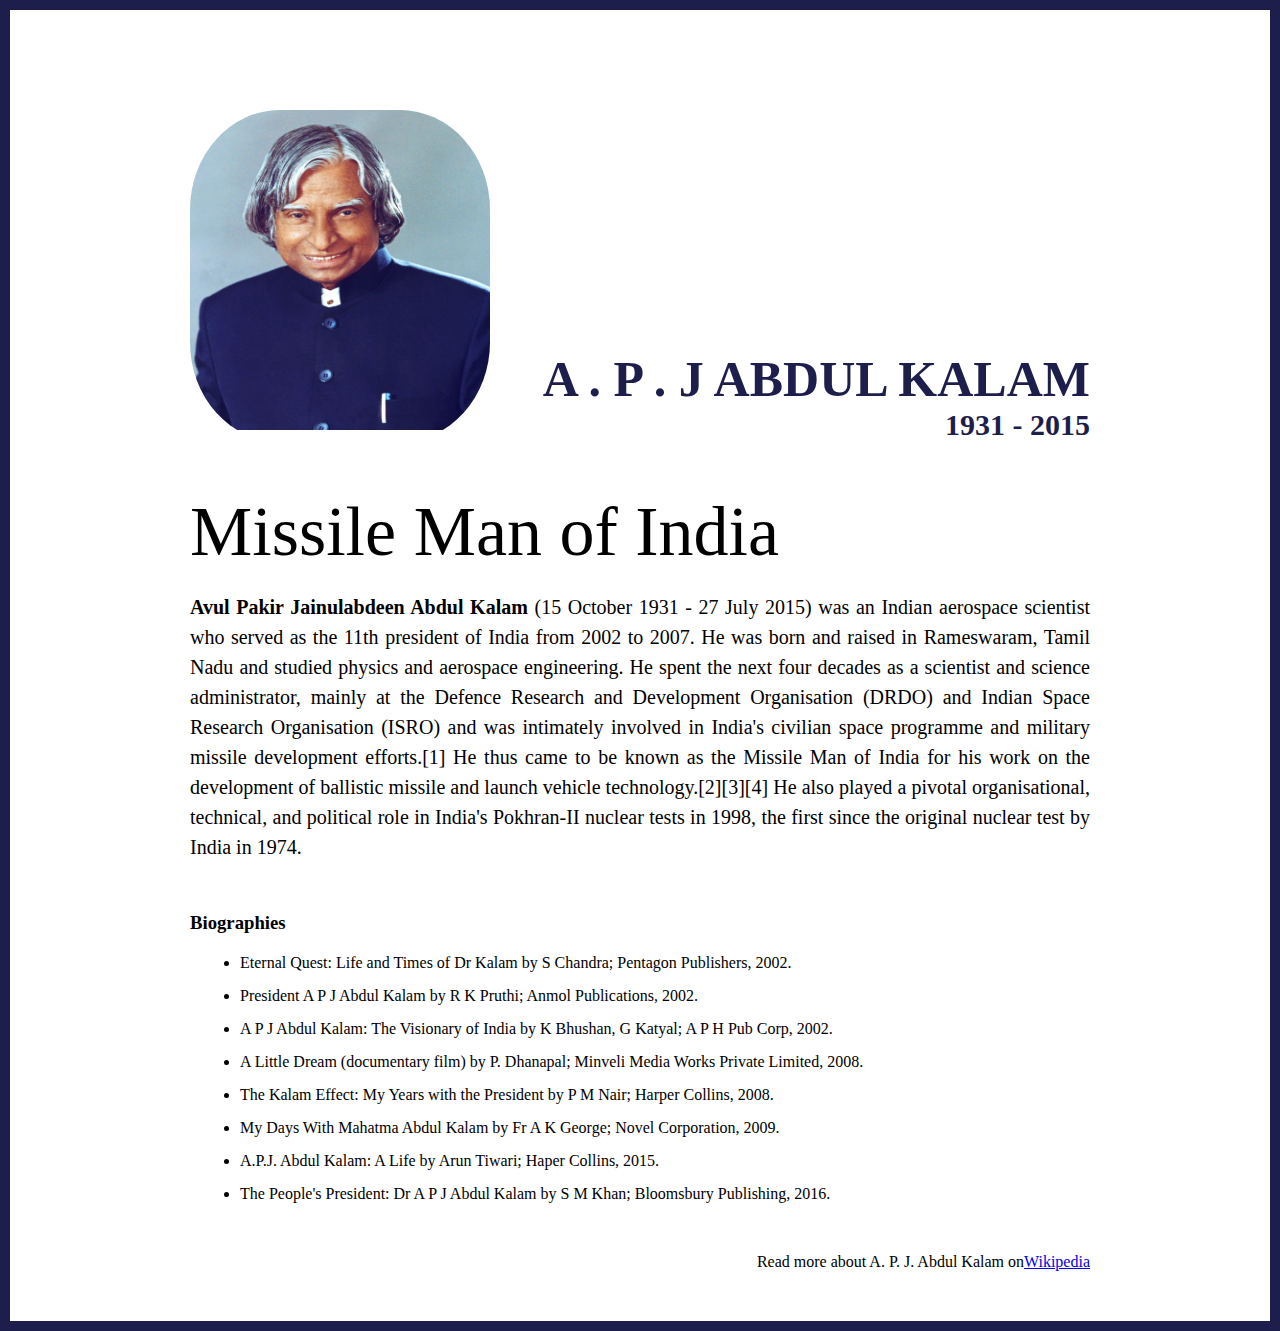
<file: Project 1/index.html>
<!DOCTYPE html>
<html lang="en">
<head>
    <meta charset="UTF-8">
    <meta name="viewport" content="width=device-width, initial-scale=1.0">
    <title>The Tribute Website | A.P. J Abdul Kalam</title>
    <link rel="stylesheet" href="style.css">
</head>
<body>
    <div class="container">
        <div class="content">
            <section class="top_section">
                <div class="img_container">
                    <img src="./images/apj.jpg" alt="tribue">
                </div>
                <div>
                    <h1>A . P . J Abdul Kalam</h1>
                    <h4>1931 - 2015</h4>
                </div>
            </section>
            <section class="about_section">
                <h2>Missile Man of India</h2>
                <p>
                    <b>Avul Pakir Jainulabdeen Abdul Kalam</b> (15 October 1931 - 27 July
                    2015) was an Indian aerospace scientist who served as the 11th
                    president of India from 2002 to 2007. He was born and raised in
                    Rameswaram, Tamil Nadu and studied physics and aerospace
                    engineering. He spent the next four decades as a scientist and
                    science administrator, mainly at the Defence Research and
                    Development Organisation (DRDO) and Indian Space Research
                    Organisation (ISRO) and was intimately involved in India's civilian
                    space programme and military missile development efforts.[1] He thus
                    came to be known as the Missile Man of India for his work on the
                    development of ballistic missile and launch vehicle
                    technology.[2][3][4] He also played a pivotal organisational,
                    technical, and political role in India's Pokhran-II nuclear tests in
                    1998, the first since the original nuclear test by India in 1974.
                </p>
            </section>
            <section class="biography_section">
                <h3>Biographies</h3>
                <ul>
                    <li>
                        Eternal Quest: Life and Times of Dr Kalam by S Chandra; Pentagon
                        Publishers, 2002.
                      </li>
                      <li>
                        President A P J Abdul Kalam by R K Pruthi; Anmol Publications,
                        2002.
                      </li>
                      <li>
                        A P J Abdul Kalam: The Visionary of India by K Bhushan, G Katyal;
                        A P H Pub Corp, 2002.
                      </li>
                      <li>
                        A Little Dream (documentary film) by P. Dhanapal; Minveli Media
                        Works Private Limited, 2008.
                      </li>
                      <li>
                        The Kalam Effect: My Years with the President by P M Nair; Harper
                        Collins, 2008.
                      </li>
                      <li>
                        My Days With Mahatma Abdul Kalam by Fr A K George; Novel
                        Corporation, 2009.
                      </li>
                      <li>
                        A.P.J. Abdul Kalam: A Life by Arun Tiwari; Haper Collins, 2015.
                      </li>
                      <li>
                        The People's President: Dr A P J Abdul Kalam by S M Khan;
                        Bloomsbury Publishing, 2016.
                      </li>
                </ul>
            </section>
            <footer>
                <p> Read more about A. P. J. Abdul Kalam on<a href="https://en.wikipedia.org/wiki/A._P._J._Abdul_Kalam">Wikipedia</a></p>
            </footer>
        </div>
    </div>
</body>
</html>
</file>
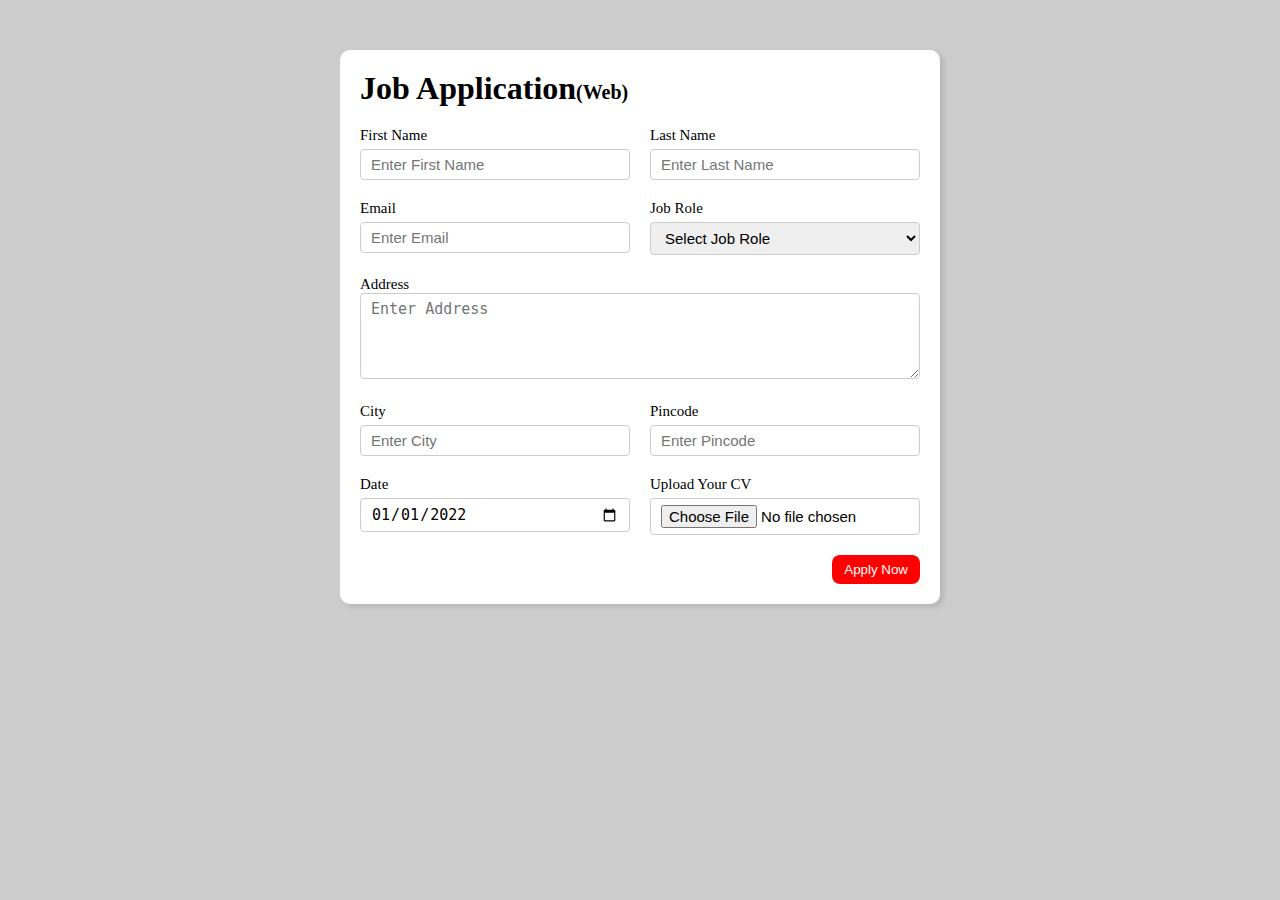
<file: Project 2/index.html>
<!DOCTYPE html>
<html lang="en">
<head>
    <meta charset="UTF-8">
    <meta name="viewport" content="width=device-width, initial-scale=1.0">
    <title>Job Application Form</title>
    <link rel="stylesheet" href="style.css">
</head>
<body>
    <div class="container">
        <div class="apply_box">
            <h1>Job Application<span class="title_small">(Web)</span></h1>
            <form action="">
                <div class="form_container">
                    <div class="form_control">
                        <label for="firt_name">First Name</label>
                        <input id="firt_name" name="firt_name" placeholder="Enter First Name">
                    </div>
                    <div class="form_control">
                        <label for="last_name">Last Name</label>
                        <input id="last_name" name="last_name" placeholder="Enter Last Name">
                    </div>
                    <div class="form_control">
                        <label for="email">Email</label>
                        <input type="email" id="email" name="email" placeholder="Enter Email">
                    </div>
                    <div class="form_control">
                        <label for="job_role">Job Role</label>
                        <select name="job_role" id="job_role">
                            <option value="">Select Job Role</option>
                            <option value="frontend">Frontend Developer</option>
                            <option value="backend">Backend Developer</option>
                            <option value="full_stack">Fullstack Developer</option>
                            <option value="ui_ux">UI UX Designer</option>
                        </select>
                    </div>
                    <div class="textarea_control">
                        <label for="address">Address</label>
                        <textarea name="address" id="address" cols="50" rows="4" placeholder="Enter Address"></textarea>
                    </div>
                    <div class="form_control">
                        <label for="city">City</label>
                        <input id="city" name="city" placeholder="Enter City">
                    </div>
                    <div class="form_control">
                        <label for="pincode">Pincode</label>
                        <input type="number" id="pincode" name="pincode" placeholder="Enter Pincode">
                    </div>
                    <div class="form_control">
                        <label for="date">Date</label>
                        <input type="date" id="date" name="date" value="2022-01-01">
                    </div>
                    <div class="form_control">
                        <label for="upload">Upload Your CV</label>
                        <input type="file" id="upload" name="upload">
                    </div>
                </div>
                <div class="button_container">
                    <button type="submit">Apply Now</button>
            
                </div>
            </form>
        </div>
    </div>
</body>
</html>
</file>
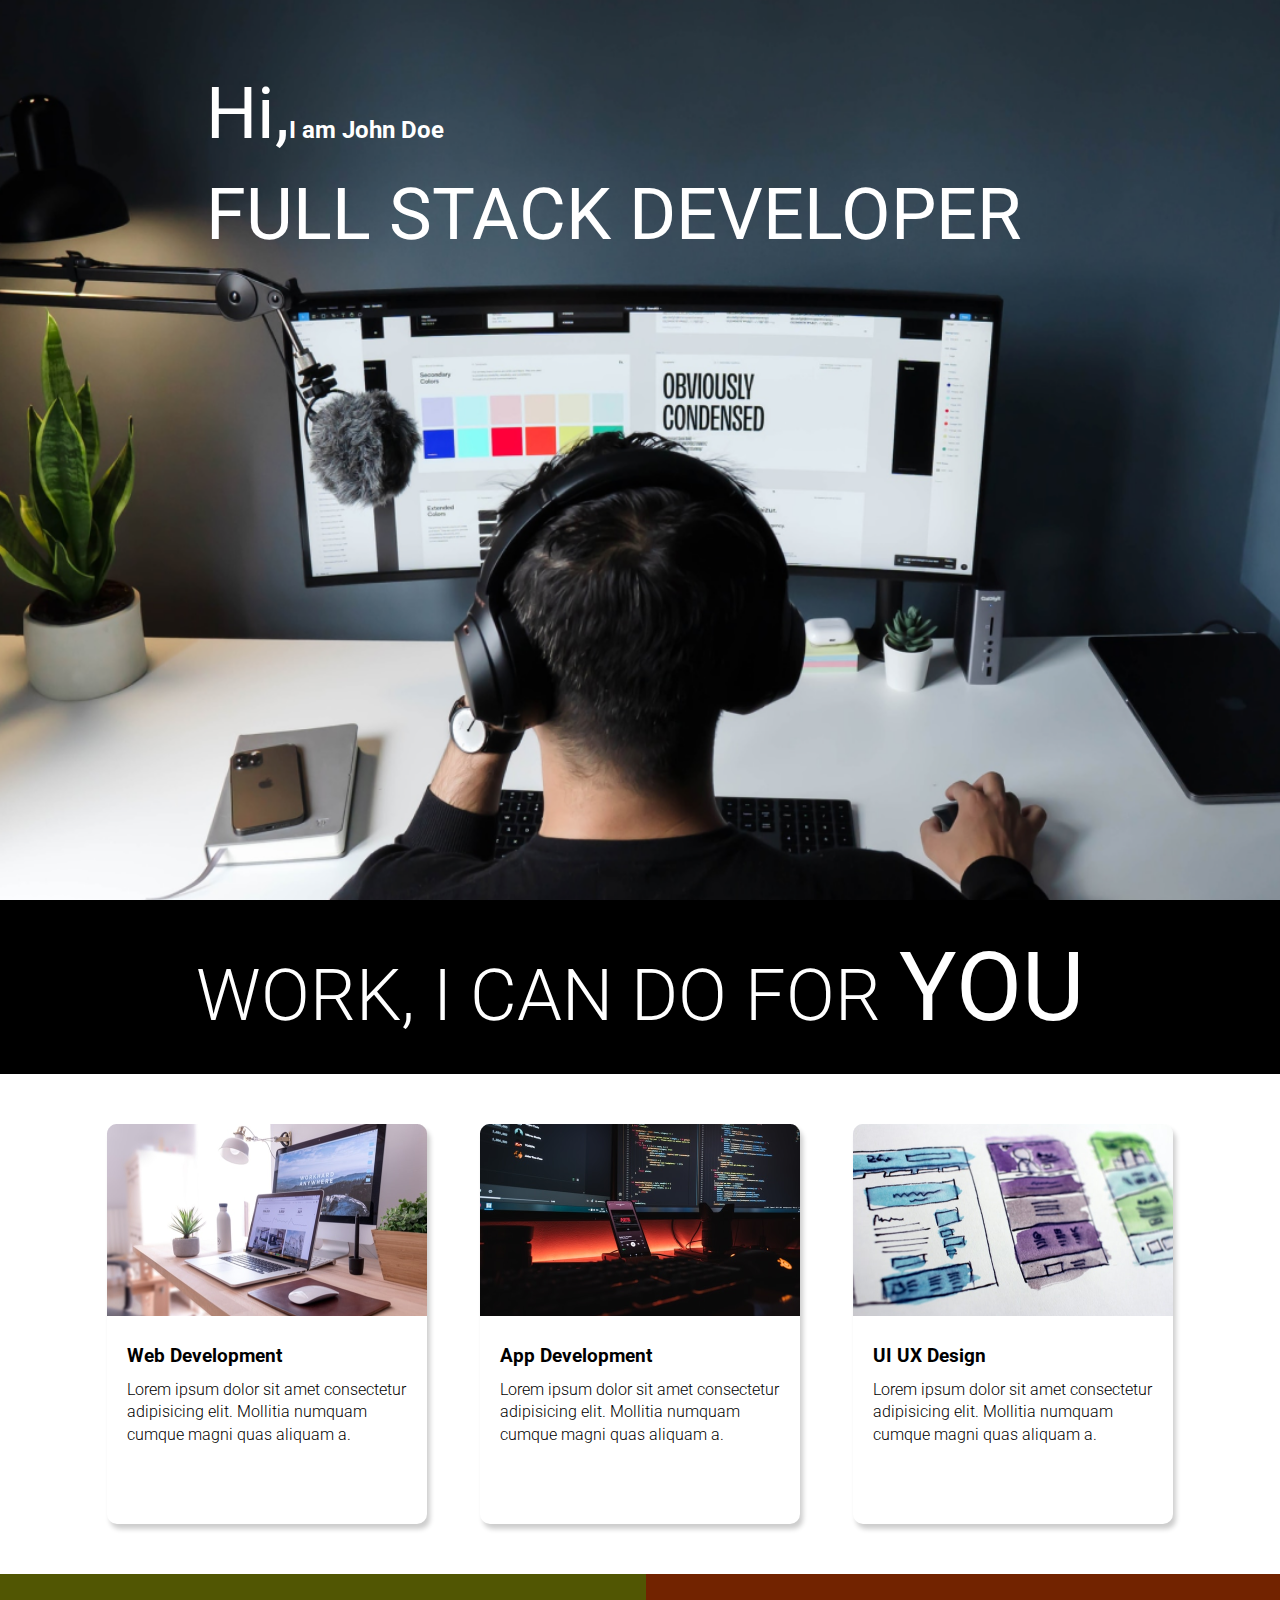
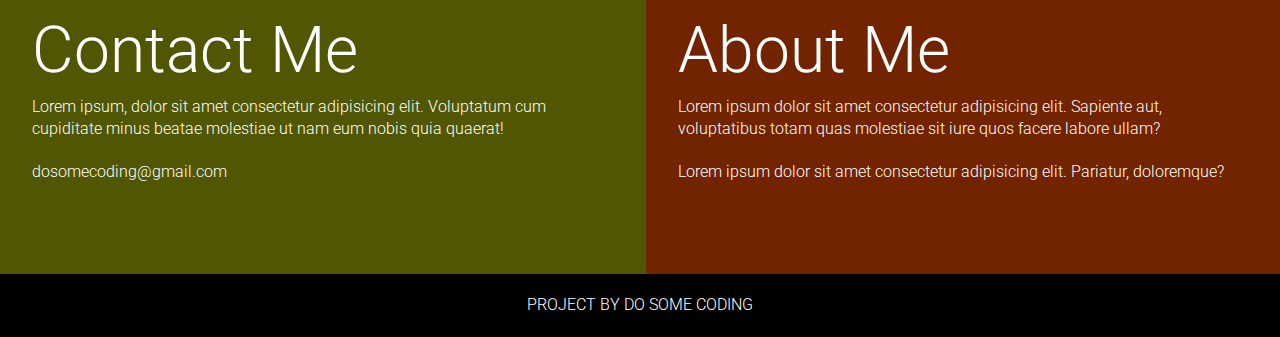
<file: Project 4/index.html>
<!DOCTYPE html>
<html lang="en">
<head>
    <meta charset="UTF-8">
    <meta name="viewport" content="width=device-width, initial-scale=1.0">
    <title>Developer | Landing Page</title>
    <link rel="stylesheet" href="style.css">
</head>
<body>
    <section class="hero_section">
        <div class="text_container">
            <h2><span class="lg_text">Hi,</span>I am John Doe</h2>
            <h1 class="lg_text">FULL STACK DEVELOPER</h1>
        </div>
    </section>
    <section class="black_box">
        <h2>WORK, I CAN DO FOR <span>YOU</span></h2>
    </section>
    <section class="work">
        <div class="grid_item">
            <div class="card">
                <div class="image_container">
                    <img src="images/web.png" alt="webdevelopment">
                </div>
                <div class="card_content">
                    <h3>Web Development</h3>
                    <p>Lorem ipsum dolor sit amet consectetur adipisicing elit. Mollitia numquam cumque magni quas aliquam a.</p>
                </div>
            </div>
        </div>
        <div class="grid_item">
            <div class="card">
                <div class="image_container">
                    <img src="images/mobile.png" alt="app development">
                </div>
                <div class="card_content">
                    <h3>App Development</h3>
                    <p>Lorem ipsum dolor sit amet consectetur adipisicing elit. Mollitia numquam cumque magni quas aliquam a.</p>
                </div>
            </div>
        </div>
        <div class="grid_item">
            <div class="card">
                <div class="image_container">
                    <img src="images/uiux.png" alt="uiux design">
                </div>
                <div class="card_content">
                    <h3>UI UX Design</h3>
                    <p>Lorem ipsum dolor sit amet consectetur adipisicing elit. Mollitia numquam cumque magni quas aliquam a.</p>
                </div>
            </div>
        </div>

    </section>
    <section class="bottom_section">
        <div class="contact">
            <h2>Contact Me</h2>
            <p>Lorem ipsum, dolor sit amet consectetur adipisicing elit. Voluptatum cum cupiditate minus beatae molestiae ut nam eum nobis quia quaerat!</p>
            
            <p>dosomecoding@gmail.com</p>

        </div>
        <div class="about">
            <h2>About Me</h2>
            <p>Lorem ipsum dolor sit amet consectetur adipisicing elit. Sapiente aut, voluptatibus totam quas molestiae sit iure quos facere labore ullam?

            </p>
            <p>Lorem ipsum dolor sit amet consectetur adipisicing elit. Pariatur, doloremque?</p>
    </section>
    <footer>Project by do some coding</footer>
</body>
</html>
</file>
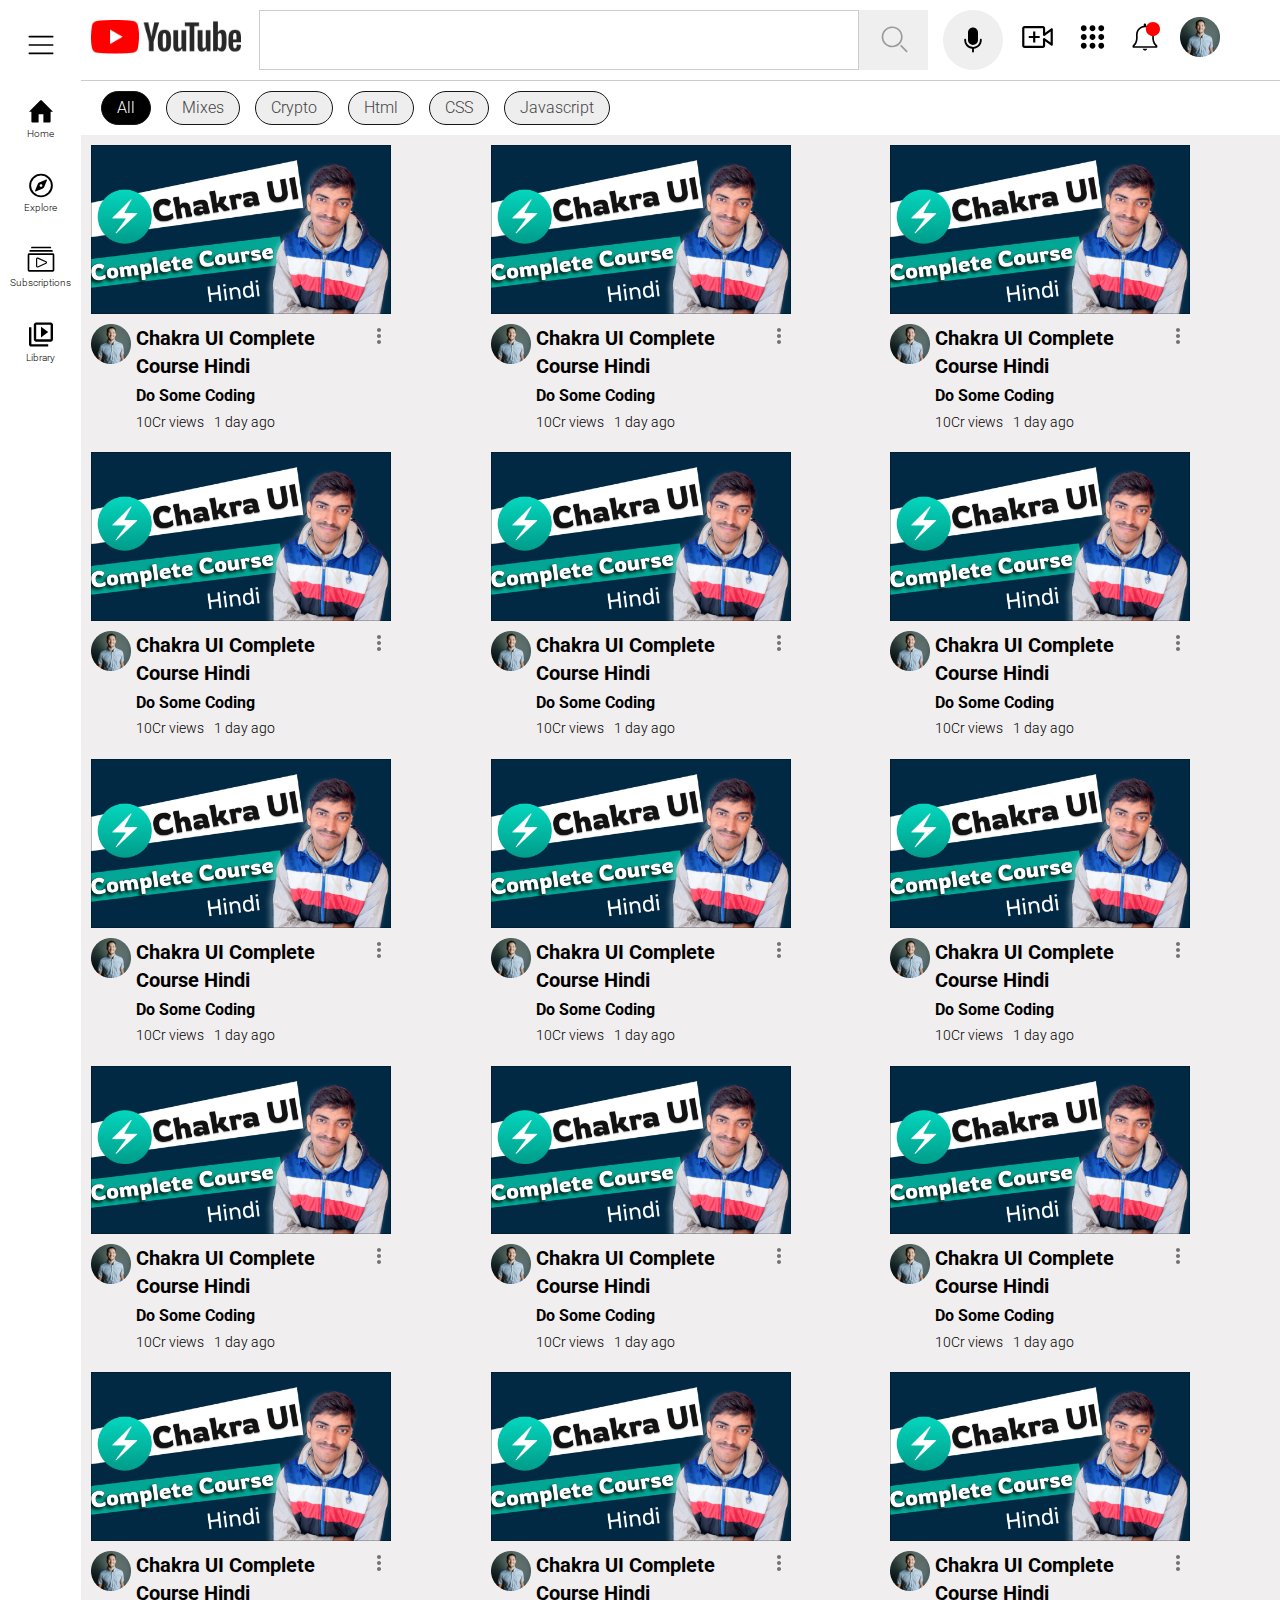
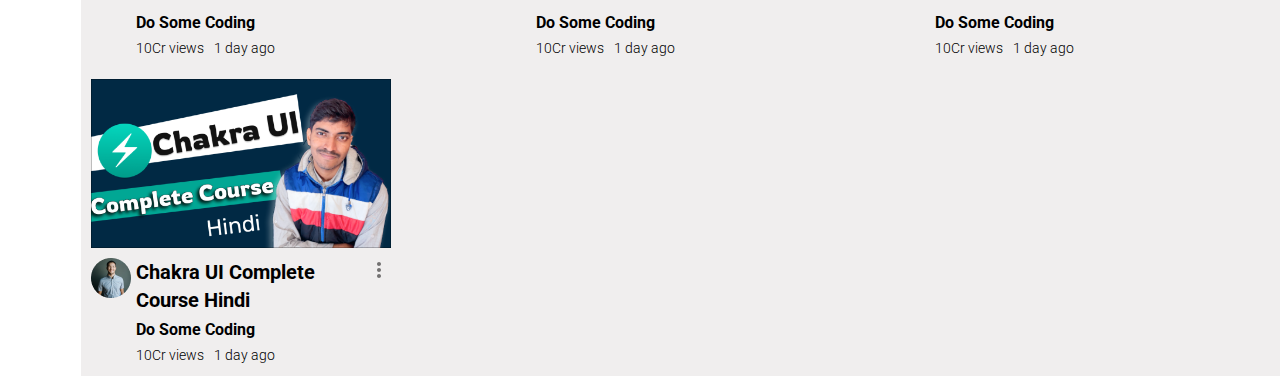
<file: Project 7/index.html>
<!DOCTYPE html>
<html lang="en">
<head>
    <meta charset="UTF-8">
    <meta name="viewport" content="width=device-width, initial-scale=1.0">
    <title>Youtube Clone</title>
    <link rel="stylesheet" href="style.css">
</head>
<body>
    <div class="container">
        <aside>
            <div class="bars">
                <img src="icons/bars.svg" alt="bars">
            </div>
            <div class="side-icons">
                <i><img src="icons/home.svg" alt="home"></i>
                <p>Home</p>
            </div>
            <div class="side-icons">
                <i><img src="icons/compass.svg" alt="explore"></i>
                <p>Explore</p>
            </div>
            <div class="side-icons">
                <i><img src="icons/video-gallary.svg" alt="gallery"></i>
                <p>Subscriptions</p>
            </div>
            <div class="side-icons">
                <i><img src="icons/video-library.svg" alt="Library"></i>
                <p>Library</p>
            </div>
        </aside>
        <div class="main-container">
            <header>
                <nav>
                    <div class="logo">
                        <img src="images/youtube-logo.png" alt="youtube logo">
                    </div>
                    <div class="center-nav">
                        <div class="search">
                            <input type="text" />
                            <button>
                                <img src="icons/search.svg" alt="search">
                            </button>
                        </div>
                        <div class="mic">
                            <img src="icons/mic.svg" alt="mic">
                        </div>
                    </div>
                    <div class="side-nav">
                        <i><img src="icons/video-add.svg" alt="video add"></i>
                        <i><img src="icons/dot-grid.svg" alt="grid"></i>
                        <i><img src="icons/bell.svg" alt="bell"></i>
                        <i><img src="images/avatar.png" alt="avatar"></i>
                    </div>
                </nav>
                <div class="tags">
                    <div class="tag dark">All</div>
                    <div class="tag light">Mixes</div>
                    <div class="tag light">Crypto</div>
                    <div class="tag light">Html</div>
                    <div class="tag light">CSS</div>
                    <div class="tag light">Javascript</div>
                </div>
            </header>
            <main>
                <div class="card-container">
                    <div class="card">
                        <img src="images/thumbnail.png" alt="thumbnail">
                        <div class="avatar-content">
                            <div class="avatar">
                                <img src="images/avatar.png" alt="avatar">
                            </div>
                            <div class="content">
                                <h3>Chakra UI Complete Course Hindi</h3>
                                <p class="channel-name">Do Some Coding</p>
                                <div class="content-status">
                                    <p>10Cr views</p>
                                    <p>1 day ago</p>
                                </div>
                            </div>
                            <div class="dots">
                                <img src="icons/dots.svg" alt="dots">
                            </div>
                        </div>
                    </div>
                    <div class="card">
                        <img src="images/thumbnail.png" alt="thumbnail">
                        <div class="avatar-content">
                            <div class="avatar">
                                <img src="images/avatar.png" alt="avatar">
                            </div>
                            <div class="content">
                                <h3>Chakra UI Complete Course Hindi</h3>
                                <p class="channel-name">Do Some Coding</p>
                                <div class="content-status">
                                    <p>10Cr views</p>
                                    <p>1 day ago</p>
                                </div>
                            </div>
                            <div class="dots">
                                <img src="icons/dots.svg" alt="dots">
                            </div>
                        </div>
                    </div>
                    <div class="card">
                        <img src="images/thumbnail.png" alt="thumbnail">
                        <div class="avatar-content">
                            <div class="avatar">
                                <img src="images/avatar.png" alt="avatar">
                            </div>
                            <div class="content">
                                <h3>Chakra UI Complete Course Hindi</h3>
                                <p class="channel-name">Do Some Coding</p>
                                <div class="content-status">
                                    <p>10Cr views</p>
                                    <p>1 day ago</p>
                                </div>
                            </div>
                            <div class="dots">
                                <img src="icons/dots.svg" alt="dots">
                            </div>
                        </div>
                    </div>
                    <div class="card">
                        <img src="images/thumbnail.png" alt="thumbnail">
                        <div class="avatar-content">
                            <div class="avatar">
                                <img src="images/avatar.png" alt="avatar">
                            </div>
                            <div class="content">
                                <h3>Chakra UI Complete Course Hindi</h3>
                                <p class="channel-name">Do Some Coding</p>
                                <div class="content-status">
                                    <p>10Cr views</p>
                                    <p>1 day ago</p>
                                </div>
                            </div>
                            <div class="dots">
                                <img src="icons/dots.svg" alt="dots">
                            </div>
                        </div>
                    </div>
                    <div class="card">
                        <img src="images/thumbnail.png" alt="thumbnail">
                        <div class="avatar-content">
                            <div class="avatar">
                                <img src="images/avatar.png" alt="avatar">
                            </div>
                            <div class="content">
                                <h3>Chakra UI Complete Course Hindi</h3>
                                <p class="channel-name">Do Some Coding</p>
                                <div class="content-status">
                                    <p>10Cr views</p>
                                    <p>1 day ago</p>
                                </div>
                            </div>
                            <div class="dots">
                                <img src="icons/dots.svg" alt="dots">
                            </div>
                        </div>
                    </div>
                    <div class="card">
                        <img src="images/thumbnail.png" alt="thumbnail">
                        <div class="avatar-content">
                            <div class="avatar">
                                <img src="images/avatar.png" alt="avatar">
                            </div>
                            <div class="content">
                                <h3>Chakra UI Complete Course Hindi</h3>
                                <p class="channel-name">Do Some Coding</p>
                                <div class="content-status">
                                    <p>10Cr views</p>
                                    <p>1 day ago</p>
                                </div>
                            </div>
                            <div class="dots">
                                <img src="icons/dots.svg" alt="dots">
                            </div>
                        </div>
                    </div>
                    <div class="card">
                        <img src="images/thumbnail.png" alt="thumbnail">
                        <div class="avatar-content">
                            <div class="avatar">
                                <img src="images/avatar.png" alt="avatar">
                            </div>
                            <div class="content">
                                <h3>Chakra UI Complete Course Hindi</h3>
                                <p class="channel-name">Do Some Coding</p>
                                <div class="content-status">
                                    <p>10Cr views</p>
                                    <p>1 day ago</p>
                                </div>
                            </div>
                            <div class="dots">
                                <img src="icons/dots.svg" alt="dots">
                            </div>
                        </div>
                    </div>
                    <div class="card">
                        <img src="images/thumbnail.png" alt="thumbnail">
                        <div class="avatar-content">
                            <div class="avatar">
                                <img src="images/avatar.png" alt="avatar">
                            </div>
                            <div class="content">
                                <h3>Chakra UI Complete Course Hindi</h3>
                                <p class="channel-name">Do Some Coding</p>
                                <div class="content-status">
                                    <p>10Cr views</p>
                                    <p>1 day ago</p>
                                </div>
                            </div>
                            <div class="dots">
                                <img src="icons/dots.svg" alt="dots">
                            </div>
                        </div>
                    </div>
                    <div class="card">
                        <img src="images/thumbnail.png" alt="thumbnail">
                        <div class="avatar-content">
                            <div class="avatar">
                                <img src="images/avatar.png" alt="avatar">
                            </div>
                            <div class="content">
                                <h3>Chakra UI Complete Course Hindi</h3>
                                <p class="channel-name">Do Some Coding</p>
                                <div class="content-status">
                                    <p>10Cr views</p>
                                    <p>1 day ago</p>
                                </div>
                            </div>
                            <div class="dots">
                                <img src="icons/dots.svg" alt="dots">
                            </div>
                        </div>
                    </div>
                    <div class="card">
                        <img src="images/thumbnail.png" alt="thumbnail">
                        <div class="avatar-content">
                            <div class="avatar">
                                <img src="images/avatar.png" alt="avatar">
                            </div>
                            <div class="content">
                                <h3>Chakra UI Complete Course Hindi</h3>
                                <p class="channel-name">Do Some Coding</p>
                                <div class="content-status">
                                    <p>10Cr views</p>
                                    <p>1 day ago</p>
                                </div>
                            </div>
                            <div class="dots">
                                <img src="icons/dots.svg" alt="dots">
                            </div>
                        </div>
                    </div>
                    <div class="card">
                        <img src="images/thumbnail.png" alt="thumbnail">
                        <div class="avatar-content">
                            <div class="avatar">
                                <img src="images/avatar.png" alt="avatar">
                            </div>
                            <div class="content">
                                <h3>Chakra UI Complete Course Hindi</h3>
                                <p class="channel-name">Do Some Coding</p>
                                <div class="content-status">
                                    <p>10Cr views</p>
                                    <p>1 day ago</p>
                                </div>
                            </div>
                            <div class="dots">
                                <img src="icons/dots.svg" alt="dots">
                            </div>
                        </div>
                    </div>
                    <div class="card">
                        <img src="images/thumbnail.png" alt="thumbnail">
                        <div class="avatar-content">
                            <div class="avatar">
                                <img src="images/avatar.png" alt="avatar">
                            </div>
                            <div class="content">
                                <h3>Chakra UI Complete Course Hindi</h3>
                                <p class="channel-name">Do Some Coding</p>
                                <div class="content-status">
                                    <p>10Cr views</p>
                                    <p>1 day ago</p>
                                </div>
                            </div>
                            <div class="dots">
                                <img src="icons/dots.svg" alt="dots">
                            </div>
                        </div>
                    </div>
                    <div class="card">
                        <img src="images/thumbnail.png" alt="thumbnail">
                        <div class="avatar-content">
                            <div class="avatar">
                                <img src="images/avatar.png" alt="avatar">
                            </div>
                            <div class="content">
                                <h3>Chakra UI Complete Course Hindi</h3>
                                <p class="channel-name">Do Some Coding</p>
                                <div class="content-status">
                                    <p>10Cr views</p>
                                    <p>1 day ago</p>
                                </div>
                            </div>
                            <div class="dots">
                                <img src="icons/dots.svg" alt="dots">
                            </div>
                        </div>
                    </div>
                    <div class="card">
                        <img src="images/thumbnail.png" alt="thumbnail">
                        <div class="avatar-content">
                            <div class="avatar">
                                <img src="images/avatar.png" alt="avatar">
                            </div>
                            <div class="content">
                                <h3>Chakra UI Complete Course Hindi</h3>
                                <p class="channel-name">Do Some Coding</p>
                                <div class="content-status">
                                    <p>10Cr views</p>
                                    <p>1 day ago</p>
                                </div>
                            </div>
                            <div class="dots">
                                <img src="icons/dots.svg" alt="dots">
                            </div>
                        </div>
                    </div>
                    <div class="card">
                        <img src="images/thumbnail.png" alt="thumbnail">
                        <div class="avatar-content">
                            <div class="avatar">
                                <img src="images/avatar.png" alt="avatar">
                            </div>
                            <div class="content">
                                <h3>Chakra UI Complete Course Hindi</h3>
                                <p class="channel-name">Do Some Coding</p>
                                <div class="content-status">
                                    <p>10Cr views</p>
                                    <p>1 day ago</p>
                                </div>
                            </div>
                            <div class="dots">
                                <img src="icons/dots.svg" alt="dots">
                            </div>
                        </div>
                    </div>
                    <div class="card">
                        <img src="images/thumbnail.png" alt="thumbnail">
                        <div class="avatar-content">
                            <div class="avatar">
                                <img src="images/avatar.png" alt="avatar">
                            </div>
                            <div class="content">
                                <h3>Chakra UI Complete Course Hindi</h3>
                                <p class="channel-name">Do Some Coding</p>
                                <div class="content-status">
                                    <p>10Cr views</p>
                                    <p>1 day ago</p>
                                </div>
                            </div>
                            <div class="dots">
                                <img src="icons/dots.svg" alt="dots">
                            </div>
                        </div>
                    </div>
                </div>
            </main>
        </div>
    </div>
</body>
</html>
</file>
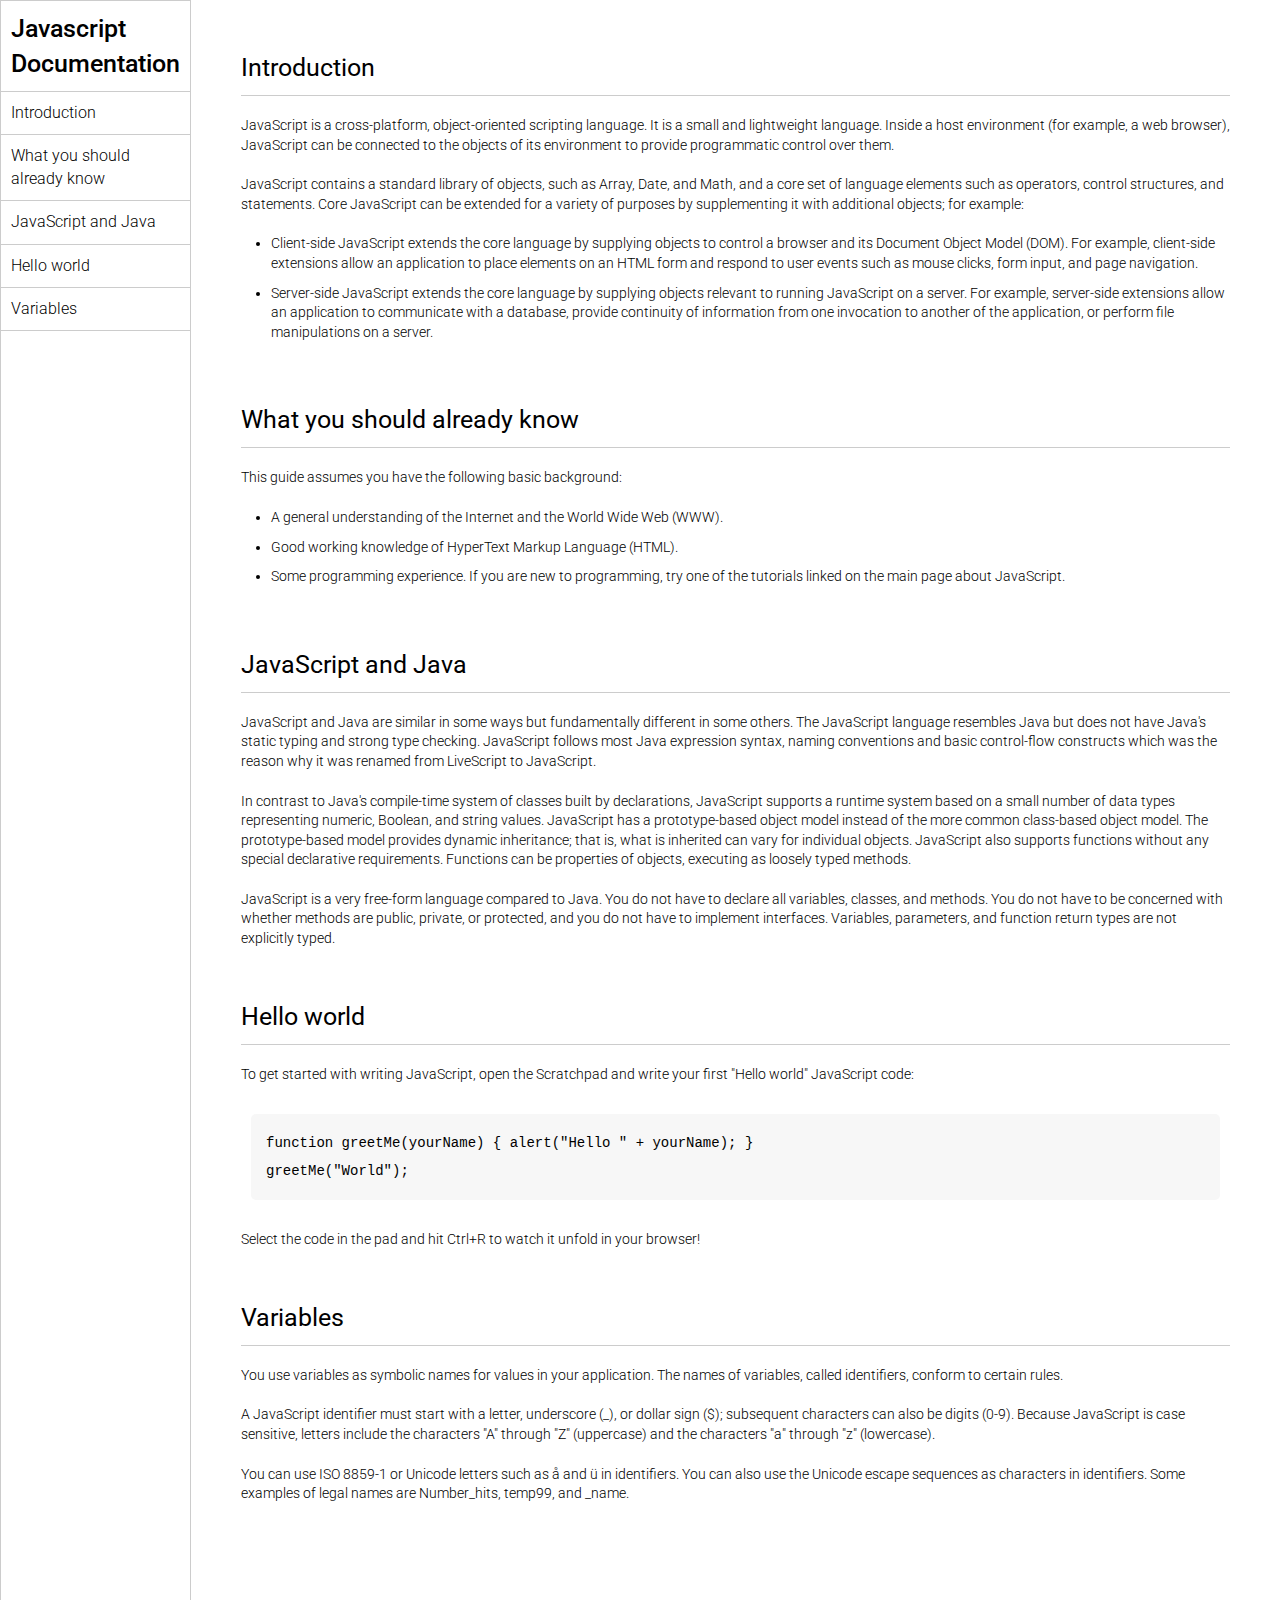
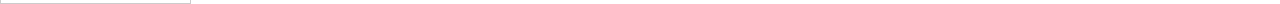
<file: Project 8/index.html>
<!DOCTYPE html>
<html lang="en">
<head>
    <meta charset="UTF-8">
    <meta name="viewport" content="width=device-width, initial-scale=1.0">
    <title>Documentation Wesbite</title>
    <link rel="stylesheet" href="style.css">
</head>
<header>
    <nav scroll="no" style="overflow: hidden;" >
        <h1>Javascript Documentation</h1>
        <ul>
            <a href="#Introduction"><li>Introduction</li></a>
            <a href="#What_you_should_already_know"
            ><li>What you should already know</li></a
          >
          <a href="#JavaScript_and_Java"><li>JavaScript and Java</li></a>
          <a href="#Hello_world"><li>Hello world</li></a>
          <a href="#Variables"><li>Variables</li></a>
        </ul>
    </nav>
</header>
<body>
   
    <main>
        <section id="Introduction">
            <h2>Introduction</h2>
            <article>
                <p>
                    JavaScript is a cross-platform, object-oriented scripting language.
                    It is a small and lightweight language. Inside a host environment
                    (for example, a web browser), JavaScript can be connected to the
                    objects of its environment to provide programmatic control over
                    them.
                </p>
                <p>
                    JavaScript contains a standard library of objects, such as Array,
                    Date, and Math, and a core set of language elements such as
                    operators, control structures, and statements. Core JavaScript can
                    be extended for a variety of purposes by supplementing it with
                    additional objects; for example:
                  </p>
                  <ul>
                    <li>
                      Client-side JavaScript extends the core language by supplying
                      objects to control a browser and its Document Object Model (DOM).
                      For example, client-side extensions allow an application to place
                      elements on an HTML form and respond to user events such as mouse
                      clicks, form input, and page navigation.
                    </li>
                    <li>
                      Server-side JavaScript extends the core language by supplying
                      objects relevant to running JavaScript on a server. For example,
                      server-side extensions allow an application to communicate with a
                      database, provide continuity of information from one invocation to
                      another of the application, or perform file manipulations on a
                      server.
                    </li>
                  </ul>
            </article>
        </section>
        <section id="What_you_should_already_know">
            <h2>What you should already know</h2>
            <article>
              <p>This guide assumes you have the following basic background:</p>
    
              <ul>
                <li>
                  A general understanding of the Internet and the World Wide Web
                  (WWW).
                </li>
                <li>Good working knowledge of HyperText Markup Language (HTML).</li>
                <li>
                  Some programming experience. If you are new to programming, try
                  one of the tutorials linked on the main page about JavaScript.
                </li>
              </ul>
            </article>
          </section>
          <section id="JavaScript_and_Java">
            <h2>JavaScript and Java</h2>
            <article>
              <p>
                JavaScript and Java are similar in some ways but fundamentally
                different in some others. The JavaScript language resembles Java but
                does not have Java's static typing and strong type checking.
                JavaScript follows most Java expression syntax, naming conventions
                and basic control-flow constructs which was the reason why it was
                renamed from LiveScript to JavaScript.
              </p>
    
              <p>
                In contrast to Java's compile-time system of classes built by
                declarations, JavaScript supports a runtime system based on a small
                number of data types representing numeric, Boolean, and string
                values. JavaScript has a prototype-based object model instead of the
                more common class-based object model. The prototype-based model
                provides dynamic inheritance; that is, what is inherited can vary
                for individual objects. JavaScript also supports functions without
                any special declarative requirements. Functions can be properties of
                objects, executing as loosely typed methods.
              </p>
              <p>
                JavaScript is a very free-form language compared to Java. You do not
                have to declare all variables, classes, and methods. You do not have
                to be concerned with whether methods are public, private, or
                protected, and you do not have to implement interfaces. Variables,
                parameters, and function return types are not explicitly typed.
              </p>
            </article>
          </section>
          <section id="Hello_world">
            <h2>Hello world</h2>
            <article>
              To get started with writing JavaScript, open the Scratchpad and write
              your first "Hello world" JavaScript code:
              <code
                >function greetMe(yourName) { alert("Hello " + yourName); }
                greetMe("World");
              </code>
    
              Select the code in the pad and hit Ctrl+R to watch it unfold in your
              browser!
            </article>
          </section>
          <section id="Variables">
            <h2>Variables</h2>
            <article>
              <p>
                You use variables as symbolic names for values in your application.
                The names of variables, called identifiers, conform to certain
                rules.
              </p>
              <p>
                A JavaScript identifier must start with a letter, underscore (_), or
                dollar sign ($); subsequent characters can also be digits (0-9).
                Because JavaScript is case sensitive, letters include the characters
                "A" through "Z" (uppercase) and the characters "a" through "z"
                (lowercase).
              </p>
              <p>
                You can use ISO 8859-1 or Unicode letters such as å and ü in
                identifiers. You can also use the Unicode escape sequences as
                characters in identifiers. Some examples of legal names are
                Number_hits, temp99, and _name.
              </p>
            </article>
          </section>
    </main>
    
</body>
</html>
</file>
<file: Project 1/style.css>
*{
    margin: 0;
    padding: 0;
    box-sizing: border-box;
}
.container{
    border-color: #e5e5fd;
    min-height: 100vh;
    border: 10px solid #1d1e4c;
}
.content{
    max-width: 900px;
    margin: 0 auto;
}
.top_section{
    margin-top: 100px;
    display: flex;
    justify-content: space-between;
    align-items: flex-end;
}
.top_section, h1{
    font-size: 50px;
    font-weight: bold;
    color: #1d1e4c;
    text-transform: uppercase;
}
.top_section h4{
    font-size: 30px;
    text-align: end;
}
.img_container{
    border-radius: 30%;
    overflow: hidden;
}
.img_container img{
    width: 300px;
    height: 320px;
}
.about_section h2{
    margin-top: 50px;
    margin-bottom: 20px;
    font-size: 70px;
    font-weight: 400;
}
.about_section p{
    font-size: 20px;
    line-height: 30px;
    text-align: justify;
}
.biography_section{
    margin: 50px 0;
}
.biography_section h3{
    margin-bottom: 20px;
}
.biography_section ul{
    margin-left: 50px;
}
.biography_section li{
    margin-bottom: 15px;
}
footer{
    margin: 50px 0;
    text-align: end;
}
</file>
<file: Project 2/style.css>
*{
    margin: 0;
    padding: 0;
    box-sizing: border-box;
}
body{
    background-color: #ccc;
}
.container{
    max-width: 900px;
    margin: 0 auto;
}
.apply_box{
    max-width: 600px;
    padding: 20px;
    background-color: white;
    margin: 0 auto;
    margin-top: 50px;
    box-shadow: 4px 3px 5px rgba(1, 1, 1, 0.1);
    border-radius: 10px;
}
.title_small{
    font-size: 20px;
}
.form_container{
    margin-top: 20px;
    display: grid;
    grid-template-columns: repeat(auto-fit, minmax(200px, 1fr));
    gap: 20px;
}
.form_control{
    display: flex;
    flex-direction: column;
}
label{
    font-size: 15px;
    margin-bottom: 5px;
}
input, select, textarea{
    font-size: 15px;
    padding: 6px 10px;
    border: 1px solid #ccc;
    border-radius: 4px;
}
input:focus{
    outline-color: red;
}
.button_container{
    display: flex;
    justify-content: flex-end;
    margin-top: 20px;
}
button{
    background-color: red;
    border: transparent solid 2px;
    border-radius: 8px;
    padding: 5px 10px;
    color: white;
    transition: 0.3s ease-in;
}
button:hover{
    background-color: #ccc;
    cursor: pointer;
    border: 2px solid red;
    color: black;
    transition: 0.3s ease-out;
}
.textarea_control{
    grid-column: 1/span 2;
}
.textarea_control textarea{
    width: 100%;
}
@media (max-width:460px){
    .textarea_control{
        grid-column: 1/span 1;
    }
};
</file>
<file: Project 4/style.css>
@import url('https://fonts.googleapis.com/css2?family=Roboto:ital,wght@0,100;0,300;0,400;0,500;0,700;0,900;1,100;1,300;1,400;1,500;1,700;1,900&display=swap'); 
*{
    margin: 0;
    padding: 0;
    box-sizing: border-box;
}
html, body{
    line-height: 1.4;
    font-weight: 300;
    font-family: "Roboto", sans-serif;
}
.hero_section{
    background-image: url(images/developer.png);
    min-height: 100vh;
    background-position: center;
    background-size: cover;
    background-repeat: no-repeat;
}
.text_container{
    color: white;
    padding-top: 64px;
    padding-left: 16px;
    max-width: 900px;
    margin: 0 auto;

}
.lg_text{
    font-weight: 400;
    font-size: 72px;
}
.black_box{
    background-color: #000;
    padding: 20px;
}
.black_box h2{
    font-size: 72px;
    color: white;
    text-align: center;
    font-weight: 300;
}
.black_box h2 span{
    font-weight: 400;
    font-size: 96px;
}
.work{
    display: grid;
    gap: 20px;
    grid-template-columns: repeat(auto-fit, minmax(320px, 1fr));
    max-width: 1100px;
    margin: 50px auto;
}
.grid_item{
    display: flex;
    justify-content: center;
    align-items: center;
}
.card{
    max-width: 320px;
    height: 400px;
    border-radius: 10px;
    box-shadow: 3px 5px 5px rgba(1, 1, 1, 0.2);
    transition: 0.2s ease-in-out;
}
.card:hover{
    transform: scale(1.04);
    box-shadow: 3px 5px 5px rgba(1, 1, 1, 0.3);
    transition: 0.2s ease-in-out;
}

.card_content{
    padding: 20px;
}
.card_content h3{
    margin-bottom: 10px;
}
.bottom_section{
    display: flex;
}
.contact{
    background-color: #515603;
}
.about{
    background-color: #722300;
}
.contact, .about{
    min-height: 300px;
    padding: 32px;
    color: white;
}
.about h2, .contact h2{
    font-size: 64px;
    font-weight: 300;
}
.about p, .contact p{
    margin-bottom: 20px;
}
footer{
    text-align: center;
    text-transform: uppercase;
    background-color: #000;
    padding: 20px;
    color: white;
}
@media (max-width: 786px){
    .hero_section{
        min-height: 50vh;
    }
    .text_container{
        padding: 10px 0;
        text-align: center;
    }
    .lg_text{
        font-size: 32px;

    }
    .black_box h2{
        font-size: 24px;
    }
    .black_box h2 span{
        font-weight: 400;
        font-size: 32px;
    }
    .bottom_section{
        flex-direction: column;
    }
    h1{
        font-size: 42px;
    }
    .about h2, .contact h2{
        font-size: 32px;
    }


}
</file>
<file: Project 7/style.css>
@import url("https://fonts.googleapis.com/css2?family=Roboto:ital,wght@0,100;0,300;0,400;0,500;0,700;0,900;1,100;1,300;1,400;1,500;1,700;1,900&display=swap");
*{
    margin: 0;
    padding: 0;
    box-sizing: border-box;
}
html, body{
    line-height: 1.4;
    font-weight: 300;
    font-family: "Roboto", sans-serif;
}
.container{
    display: flex;
}
nav{
    display: flex;
    justify-content: space-between;
    align-items: center;
    padding: 10px;
}
.logo img{
    height: auto;
    width: 150px;
}
.center-nav{
    display: flex;
}
.search{
    display: flex;
}
.search input{
    min-width: 600px;
    padding: 10px 20px;
    border: 0.5px solid #ccc;
}
.search button{
    border: none;
    padding: 10px 20px;
}
button:hover{
    border: 1px solid red;
    cursor: pointer;
}
.mic{
    padding: 15px;
    border-radius: 50%;
    background: rgb(240, 239, 239);
    display: grid;
    place-items: center;
    margin-left: 15px;
}
.mic img{
    width: 30px;
}
.side-nav{
    display: flex;
    align-items: center;
    justify-content: center;
    gap: 20px;
    margin-right: 50px;
}
.tags{
    display: flex;
    padding: 10px 20px;
    gap: 15px;
    border-top: 1px solid #ccc;
}
.tag{
    border-radius: 20px;
    border: 1px solid rgb(22, 22, 22);
    padding: 5px 15px;
}
.dark{
    background: #000;
    color: white;
}
.light{
    background: rgb(238, 238, 238);
    color: rgb(67, 67, 67);
}
aside{
    padding: 10px;
    gap: 30px;
    display: flex;
    flex-direction: column;
    align-items: center;
}
.side-icons{
    display: flex;
    flex-direction: column;
    align-items: center;
    justify-content: center;
}
.side-icons img{
    width: 30px;
}
.side-icons p{
    font-size: 10px;
    margin-top: -5px;
}
.bars{
    margin-top: 20px;
}
.main-container{
    width: 100%;
}
main{
    min-height: 100vh;
    background: rgb(240, 238, 238)
}
.card-container{
    display: grid;
    grid-template-columns: repeat(auto-fit, minmax(320px,1fr));
}
.card{
    padding: 10px;
    display: flex;
    flex-direction: column;
    max-width: 320px;
}
.avatar-content{
    padding-top: 10px;
    display: flex;
    gap: 5px;
}
.card h3{
    font-size: 20px;
}
.content{
    display: flex;
    flex-direction: column;
    gap: 5px;
}
.channel-name{
    font-size: 16px;
    font-weight: bold;
}
.content-status{
    display: flex;
    gap: 10px;
    font-size: 14px;

}
</file>
<file: Project 8/style.css>
@import url("https://fonts.googleapis.com/css2?family=Roboto:ital,wght@0,100;0,300;0,500;0,700;0,900;1,100;1,300;1,400;1,500;1,700;1,900&display=swap");
* {
  margin: 0;
  padding: 0;
  box-sizing: border-box;
}
html,
body {
  font-family: "Roboto", sans-serif;
  font-weight: 300;
  line-height: 1.4;
  scroll-behavior: smooth;
  
}
a{
    text-decoration: none;
}
body{
    display: flex;
}
header{
    border: 1px solid #ccc;

    
}


nav h1{
    border-bottom: 1px solid #ccc;
    font-size: 25px;
    font-weight: 500;
    padding: 10px;
}
nav ul{
    list-style: none;
}
nav ul li{
    padding: 10px;
    color: black;
    border-bottom: 1px solid #ccc;
    transition: 0.3s ease-in-out;

}
nav ul li:hover{
    background: #ccc;
    transition: 0.3s ease-in-out;
}

/* Main Section */

main{
    padding: 50px;
    max-width: 1200px;
    overflow-y: auto;      
}
section{
    margin-bottom: 50px;
}
section article{
    font-size: 14px;
    display: flex;
    flex-direction: column;
    gap: 20px;
}
section h2{
    padding-bottom: 10px;
    font-size: 25px;
    font-weight: 400;
    border-bottom: 1px solid #ccc;
    margin-bottom: 20px;
}
section article ul{
    margin-left: 30px;
}
section article ul li{
    margin-bottom: 10px;
}
code{
    white-space: pre-line;
    line-height: 2;
    background: #f7f7f7;
    padding: 15px;
    margin: 10px;
    border-radius: 5px;
}
@media(max-width:480px){
    body{
        flex-direction: column;
    }
    header{
       
        overflow-y: scroll;
        height: 200px;
    }
}
</file>
